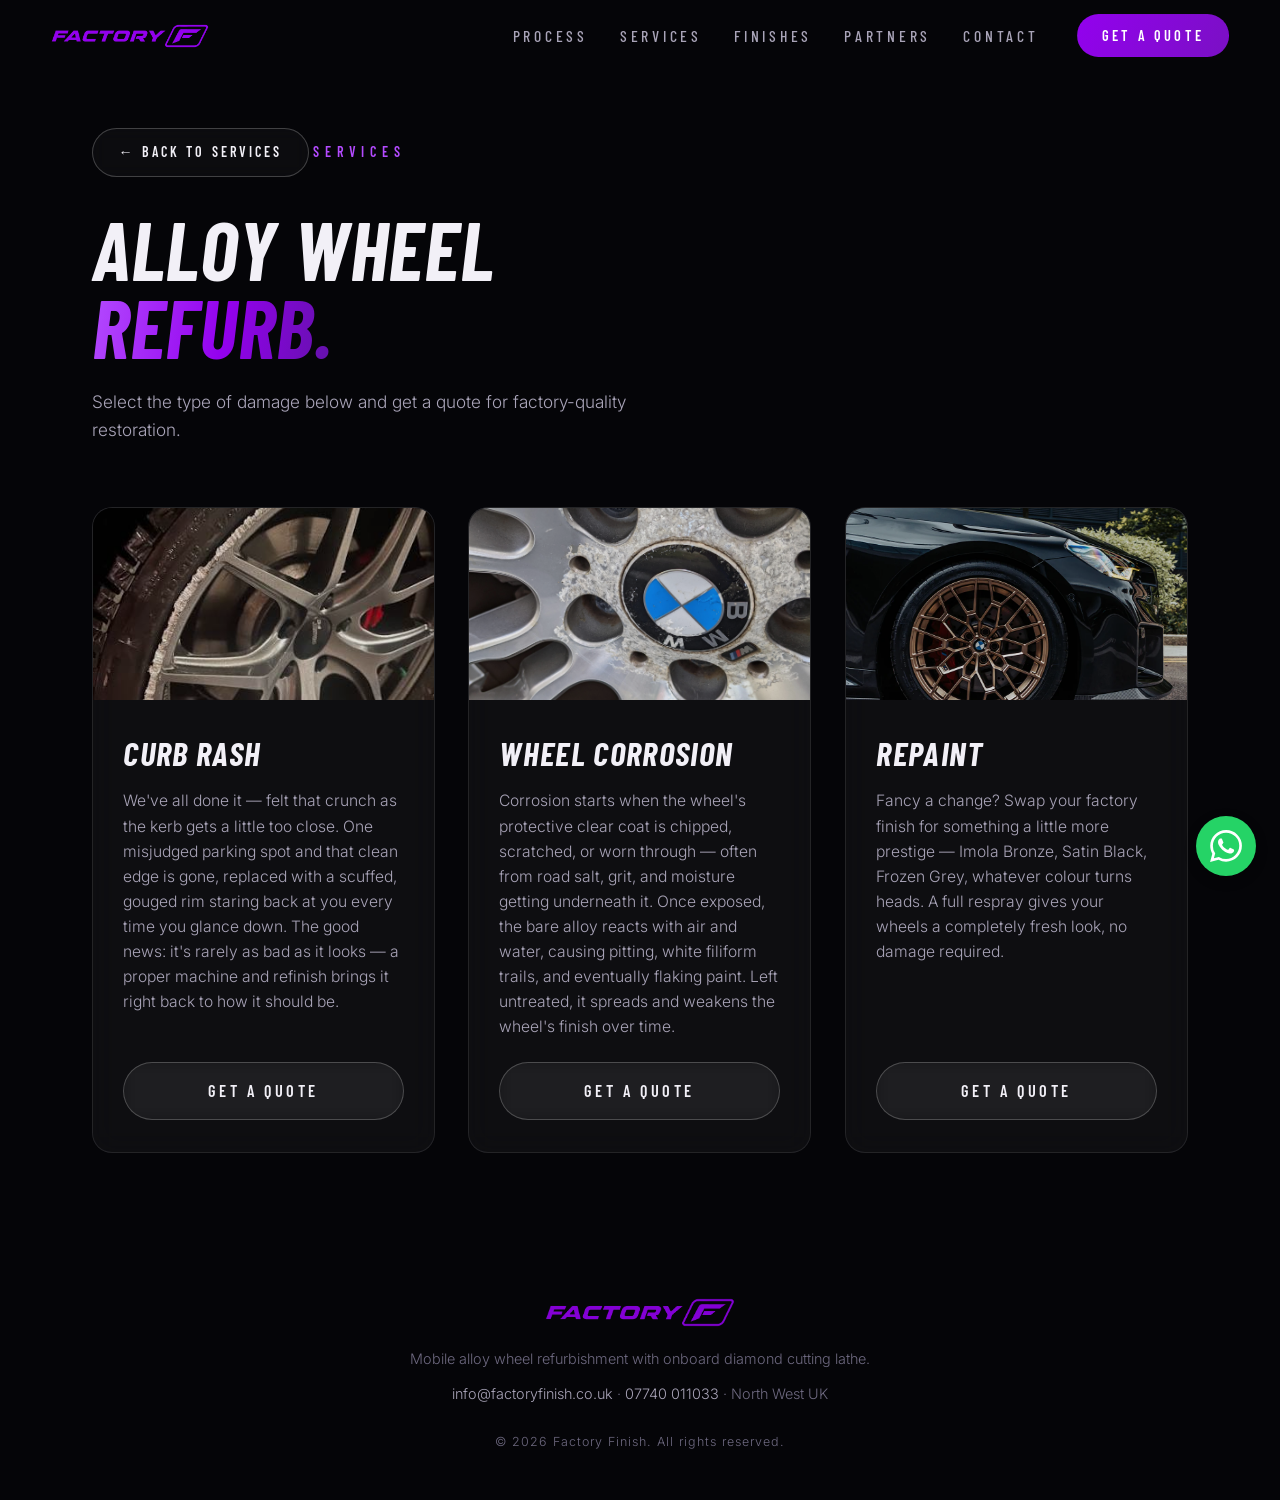
<file: alloy-wheel-refurb.html>
<!DOCTYPE html>
<html lang="en-GB">
<head>
<meta charset="UTF-8">
<meta name="viewport" content="width=device-width, initial-scale=1.0, viewport-fit=cover">
<title>Alloy Wheel Refurb — Factory Finish</title>
<meta name="description" content="Factory-quality alloy wheel refurbishment for curb damage and wheel corrosion across the North West UK.">
<meta name="theme-color" content="#050508">
<link rel="icon" type="image/png" href="assets/brand/f-badge.png">
<link rel="preconnect" href="https://fonts.googleapis.com">
<link rel="preconnect" href="https://fonts.gstatic.com" crossorigin>
<link href="https://fonts.googleapis.com/css2?family=Barlow+Condensed:ital,wght@0,500;0,600;0,700;1,600;1,700&family=Inter:wght@300;400;500;600&display=swap" rel="stylesheet">
<link rel="stylesheet" href="css/style.css?v=4">
</head>
<body class="is-ready gallery-body">

<!-- ══════════════ NAV ══════════════ -->
<header class="nav is-scrolled" id="nav">
  <a class="nav__logo" href="index.html" aria-label="Factory Finish home">
    <img src="assets/brand/factory-finish-logo.jpg" alt="Factory Finish">
  </a>
  <nav class="nav__links" aria-label="Primary">
    <a href="index.html#process">Process</a>
    <a href="index.html#services">Services</a>
    <a href="index.html#configurator">Finishes</a>
    <a href="index.html#trust">Partners</a>
    <a href="index.html#contact">Contact</a>
  </nav>
  <a class="btn btn--nav" href="quote.html">Get a Quote</a>
  <button class="nav__burger" id="burger" aria-label="Open menu" aria-expanded="false">
    <span></span><span></span><span></span>
  </button>
</header>

<!-- Mobile menu -->
<div class="mmenu" id="mmenu" aria-hidden="true">
  <img class="mmenu__logo" src="assets/brand/factory-finish-logo.jpg" alt="Factory Finish">
  <nav class="mmenu__links">
    <a href="index.html#process">Process</a>
    <a href="index.html#services">Services</a>
    <a href="index.html#configurator">Finishes</a>
    <a href="index.html#trust">Partners</a>
    <a href="index.html#contact">Contact</a>
  </nav>
  <a class="btn btn--solid" href="quote.html">Get a Quote</a>
</div>

<main class="refurb-page" id="top">
  <header class="refurb-page__head">
    <a class="btn btn--ghost refurb-page__back" href="index.html#services">← Back to Services</a>
    <span class="eyebrow">Services</span>
    <h1 class="section-title">Alloy wheel<br><em>refurb.</em></h1>
    <p class="refurb-page__intro">Select the type of damage below and get a quote for factory-quality restoration.</p>
  </header>

  <div class="refurb-options">
    <article class="card reveal">
      <div class="card__media"><img src="assets/curb.jpeg" alt="Alloy wheel with curb rash damage" loading="lazy"></div>
      <div class="card__body">
        <h3>Curb Rash</h3>
        <p>We've all done it — felt that crunch as the kerb gets a little too close. One misjudged parking spot and that clean edge is gone, replaced with a scuffed, gouged rim staring back at you every time you glance down. The good news: it's rarely as bad as it looks — a proper machine and refinish brings it right back to how it should be.</p>
        <a class="btn btn--ghost refurb-options__btn" href="quote.html">Get a Quote</a>
      </div>
      <span class="card__sheen" aria-hidden="true"></span>
    </article>
    <article class="card reveal">
      <div class="card__media"><img src="assets/alloy-wheel-refurb-corrosion.jpg" alt="Alloy wheel with corrosion damage" loading="lazy"></div>
      <div class="card__body">
        <h3>Wheel Corrosion</h3>
        <p>Corrosion starts when the wheel's protective clear coat is chipped, scratched, or worn through — often from road salt, grit, and moisture getting underneath it. Once exposed, the bare alloy reacts with air and water, causing pitting, white filiform trails, and eventually flaking paint. Left untreated, it spreads and weakens the wheel's finish over time.</p>
        <a class="btn btn--ghost refurb-options__btn" href="quote.html">Get a Quote</a>
      </div>
      <span class="card__sheen" aria-hidden="true"></span>
    </article>
    <article class="card reveal">
      <div class="card__media"><img src="assets/gallery/BMW-OEM-M-Performance-Alloy-Wheels-Mobile_5e215191-5101-48d9-990a-b254453308fb.webp" alt="BMW M Performance alloy wheels in a prestige finish" loading="lazy"></div>
      <div class="card__body">
        <h3>Repaint</h3>
        <p>Fancy a change? Swap your factory finish for something a little more prestige — Imola Bronze, Satin Black, Frozen Grey, whatever colour turns heads. A full respray gives your wheels a completely fresh look, no damage required.</p>
        <a class="btn btn--ghost refurb-options__btn" href="quote.html">Get a Quote</a>
      </div>
      <span class="card__sheen" aria-hidden="true"></span>
    </article>
  </div>
</main>

<footer class="footer">
  <img class="footer__logo" src="assets/brand/factory-finish-logo.jpg" alt="Factory Finish">
  <p>Mobile alloy wheel refurbishment with onboard diamond cutting lathe.</p>
  <p><a href="mailto:info@factoryfinish.co.uk">info@factoryfinish.co.uk</a> · <a href="tel:+447740011033">07740 011033</a> · North West UK</p>
  <p class="footer__fine">© 2026 Factory Finish. All rights reserved.</p>
</footer>

<a href="https://wa.me/447740011033" class="whatsapp-float" target="_blank" rel="noopener noreferrer" aria-label="Chat on WhatsApp">
  <svg viewBox="0 0 24 24" aria-hidden="true" focusable="false"><path d="M17.472 14.382c-.297-.149-1.758-.867-2.03-.967-.273-.099-.471-.148-.67.15-.197.297-.767.966-.94 1.164-.173.199-.347.223-.644.075-.297-.15-1.255-.463-2.39-1.475-.883-.788-1.48-1.761-1.653-2.059-.173-.297-.018-.458.13-.606.134-.133.298-.347.446-.52.149-.174.198-.298.298-.497.099-.198.05-.371-.025-.52-.075-.149-.669-1.612-.916-2.207-.242-.579-.487-.5-.669-.51-.173-.008-.371-.01-.57-.01-.198 0-.52.074-.792.372-.272.297-1.04 1.016-1.04 2.479 0 1.462 1.065 2.875 1.213 3.074.149.198 2.096 3.2 5.077 4.487.709.306 1.262.489 1.694.625.712.227 1.36.195 1.871.118.571-.085 1.758-.719 2.006-1.413.248-.694.248-1.289.173-1.413-.074-.124-.272-.198-.57-.347m-5.421 7.403h-.004a9.87 9.87 0 01-5.031-1.378l-.361-.214-3.741.982.998-3.648-.235-.374a9.86 9.86 0 01-1.51-5.26c.001-5.45 4.436-9.884 9.888-9.884 2.64 0 5.122 1.03 6.988 2.898a9.825 9.825 0 012.893 6.994c-.003 5.45-4.435 9.884-9.884 9.884m8.413-18.297A11.815 11.815 0 0012.05 0C5.495 0 .16 5.335.157 11.892c0 2.096.547 4.142 1.588 5.945L.057 24l6.305-1.654a11.882 11.882 0 005.683 1.448h.005c6.554 0 11.89-5.335 11.893-11.893a11.821 11.821 0 00-3.48-8.413z"/></svg>
</a>

<script src="js/gallery.js?v=2"></script>
</body>
</html>
</file>
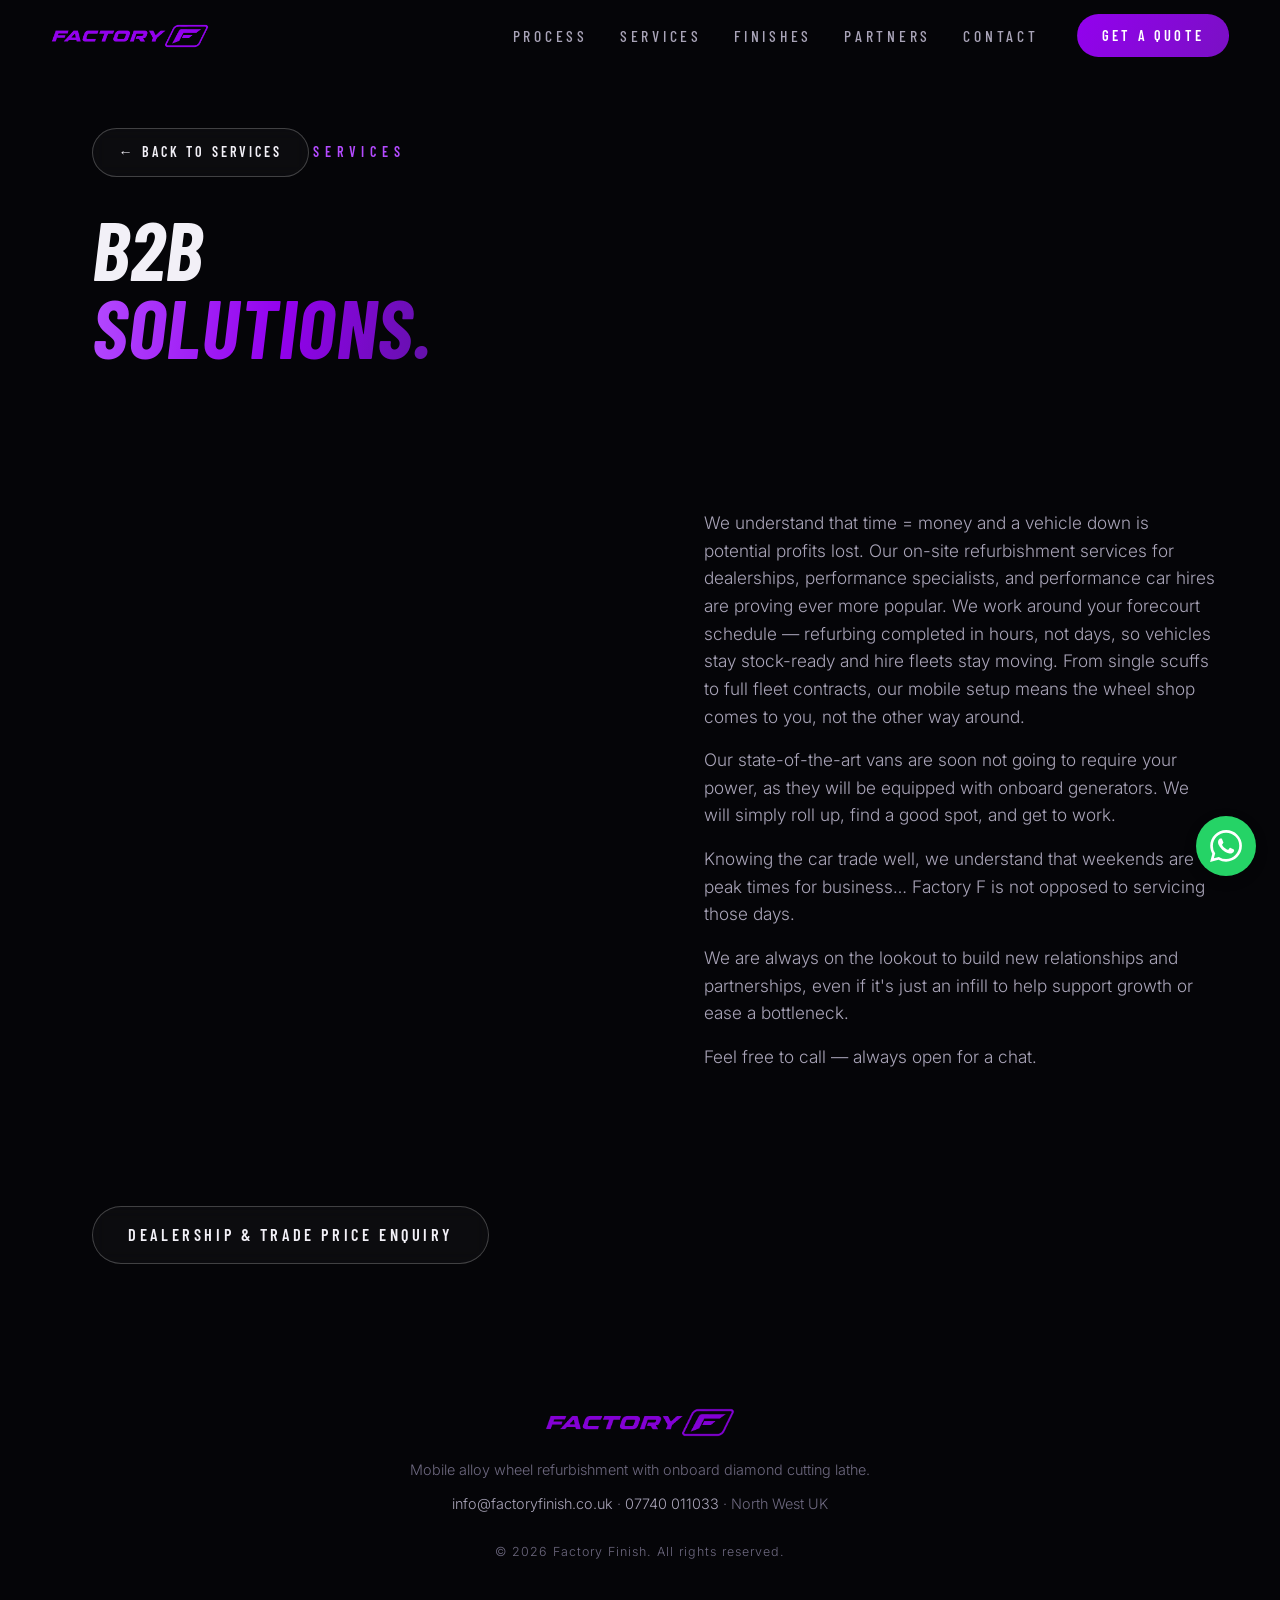
<file: dealership-solutions.html>
<!DOCTYPE html>
<html lang="en-GB">
<head>
<meta charset="UTF-8">
<meta name="viewport" content="width=device-width, initial-scale=1.0, viewport-fit=cover">
<title>Dealership Solutions — Factory Finish</title>
<meta name="description" content="On-site alloy wheel refurbishment, diamond cutting, and fleet services for prestige dealerships and performance specialists across the North West UK.">
<meta name="theme-color" content="#050508">
<link rel="icon" type="image/png" href="assets/brand/f-badge.png">
<link rel="preconnect" href="https://fonts.googleapis.com">
<link rel="preconnect" href="https://fonts.gstatic.com" crossorigin>
<link href="https://fonts.googleapis.com/css2?family=Barlow+Condensed:ital,wght@0,500;0,600;0,700;1,600;1,700&family=Inter:wght@300;400;500;600&display=swap" rel="stylesheet">
<link rel="stylesheet" href="css/style.css?v=4">
</head>
<body class="is-ready gallery-body">

<!-- ══════════════ NAV ══════════════ -->
<header class="nav is-scrolled" id="nav">
  <a class="nav__logo" href="index.html" aria-label="Factory Finish home">
    <img src="assets/brand/factory-finish-logo.jpg" alt="Factory Finish">
  </a>
  <nav class="nav__links" aria-label="Primary">
    <a href="index.html#process">Process</a>
    <a href="index.html#services">Services</a>
    <a href="index.html#configurator">Finishes</a>
    <a href="index.html#trust">Partners</a>
    <a href="index.html#contact">Contact</a>
  </nav>
  <a class="btn btn--nav" href="quote.html">Get a Quote</a>
  <button class="nav__burger" id="burger" aria-label="Open menu" aria-expanded="false">
    <span></span><span></span><span></span>
  </button>
</header>

<!-- Mobile menu -->
<div class="mmenu" id="mmenu" aria-hidden="true">
  <img class="mmenu__logo" src="assets/brand/factory-finish-logo.jpg" alt="Factory Finish">
  <nav class="mmenu__links">
    <a href="index.html#process">Process</a>
    <a href="index.html#services">Services</a>
    <a href="index.html#configurator">Finishes</a>
    <a href="index.html#trust">Partners</a>
    <a href="index.html#contact">Contact</a>
  </nav>
  <a class="btn btn--solid" href="quote.html">Get a Quote</a>
</div>

<main class="refurb-page dealership-page" id="top">
  <header class="refurb-page__head">
    <a class="btn btn--ghost refurb-page__back" href="index.html#services">← Back to Services</a>
    <span class="eyebrow">Services</span>
    <h1 class="section-title">B2B<br><em>solutions.</em></h1>
  </header>

  <section class="dealership-hero" aria-label="On-site dealership refurbishment">
    <div class="dealership-hero__media">
      <video autoplay muted loop playsinline class="b2b-hero-video" aria-hidden="true">
        <source src="assets/b2b/2.mov" type="video/quicktime">
        <source src="assets/b2b/2.mov" type="video/mp4">
      </video>
    </div>
    <div class="dealership-hero__copy refurb-page__intro">
      <p>We understand that time = money and a vehicle down is potential profits lost. Our on-site refurbishment services for dealerships, performance specialists, and performance car hires are proving ever more popular. We work around your forecourt schedule — refurbing completed in hours, not days, so vehicles stay stock-ready and hire fleets stay moving. From single scuffs to full fleet contracts, our mobile setup means the wheel shop comes to you, not the other way around.</p>
      <p>Our state-of-the-art vans are soon not going to require your power, as they will be equipped with onboard generators. We will simply roll up, find a good spot, and get to work.</p>
      <p>Knowing the car trade well, we understand that weekends are peak times for business… Factory F is not opposed to servicing those days.</p>
      <p>We are always on the lookout to build new relationships and partnerships, even if it's just an infill to help support growth or ease a bottleneck.</p>
      <p>Feel free to call — always open for a chat.</p>
    </div>
  </section>

  <div class="service-page__cta">
    <a class="btn btn--ghost" href="trade-enquiry.html">Dealership &amp; Trade Price Enquiry</a>
  </div>
</main>

<footer class="footer">
  <img class="footer__logo" src="assets/brand/factory-finish-logo.jpg" alt="Factory Finish">
  <p>Mobile alloy wheel refurbishment with onboard diamond cutting lathe.</p>
  <p><a href="mailto:info@factoryfinish.co.uk">info@factoryfinish.co.uk</a> · <a href="tel:+447740011033">07740 011033</a> · North West UK</p>
  <p class="footer__fine">© 2026 Factory Finish. All rights reserved.</p>
</footer>

<a href="https://wa.me/447740011033" class="whatsapp-float" target="_blank" rel="noopener noreferrer" aria-label="Chat on WhatsApp">
  <svg viewBox="0 0 24 24" aria-hidden="true" focusable="false"><path d="M17.472 14.382c-.297-.149-1.758-.867-2.03-.967-.273-.099-.471-.148-.67.15-.197.297-.767.966-.94 1.164-.173.199-.347.223-.644.075-.297-.15-1.255-.463-2.39-1.475-.883-.788-1.48-1.761-1.653-2.059-.173-.297-.018-.458.13-.606.134-.133.298-.347.446-.52.149-.174.198-.298.298-.497.099-.198.05-.371-.025-.52-.075-.149-.669-1.612-.916-2.207-.242-.579-.487-.5-.669-.51-.173-.008-.371-.01-.57-.01-.198 0-.52.074-.792.372-.272.297-1.04 1.016-1.04 2.479 0 1.462 1.065 2.875 1.213 3.074.149.198 2.096 3.2 5.077 4.487.709.306 1.262.489 1.694.625.712.227 1.36.195 1.871.118.571-.085 1.758-.719 2.006-1.413.248-.694.248-1.289.173-1.413-.074-.124-.272-.198-.57-.347m-5.421 7.403h-.004a9.87 9.87 0 01-5.031-1.378l-.361-.214-3.741.982.998-3.648-.235-.374a9.86 9.86 0 01-1.51-5.26c.001-5.45 4.436-9.884 9.888-9.884 2.64 0 5.122 1.03 6.988 2.898a9.825 9.825 0 012.893 6.994c-.003 5.45-4.435 9.884-9.884 9.884m8.413-18.297A11.815 11.815 0 0012.05 0C5.495 0 .16 5.335.157 11.892c0 2.096.547 4.142 1.588 5.945L.057 24l6.305-1.654a11.882 11.882 0 005.683 1.448h.005c6.554 0 11.89-5.335 11.893-11.893a11.821 11.821 0 00-3.48-8.413z"/></svg>
</a>

<script src="js/gallery.js?v=2"></script>
</body>
</html>
</file>
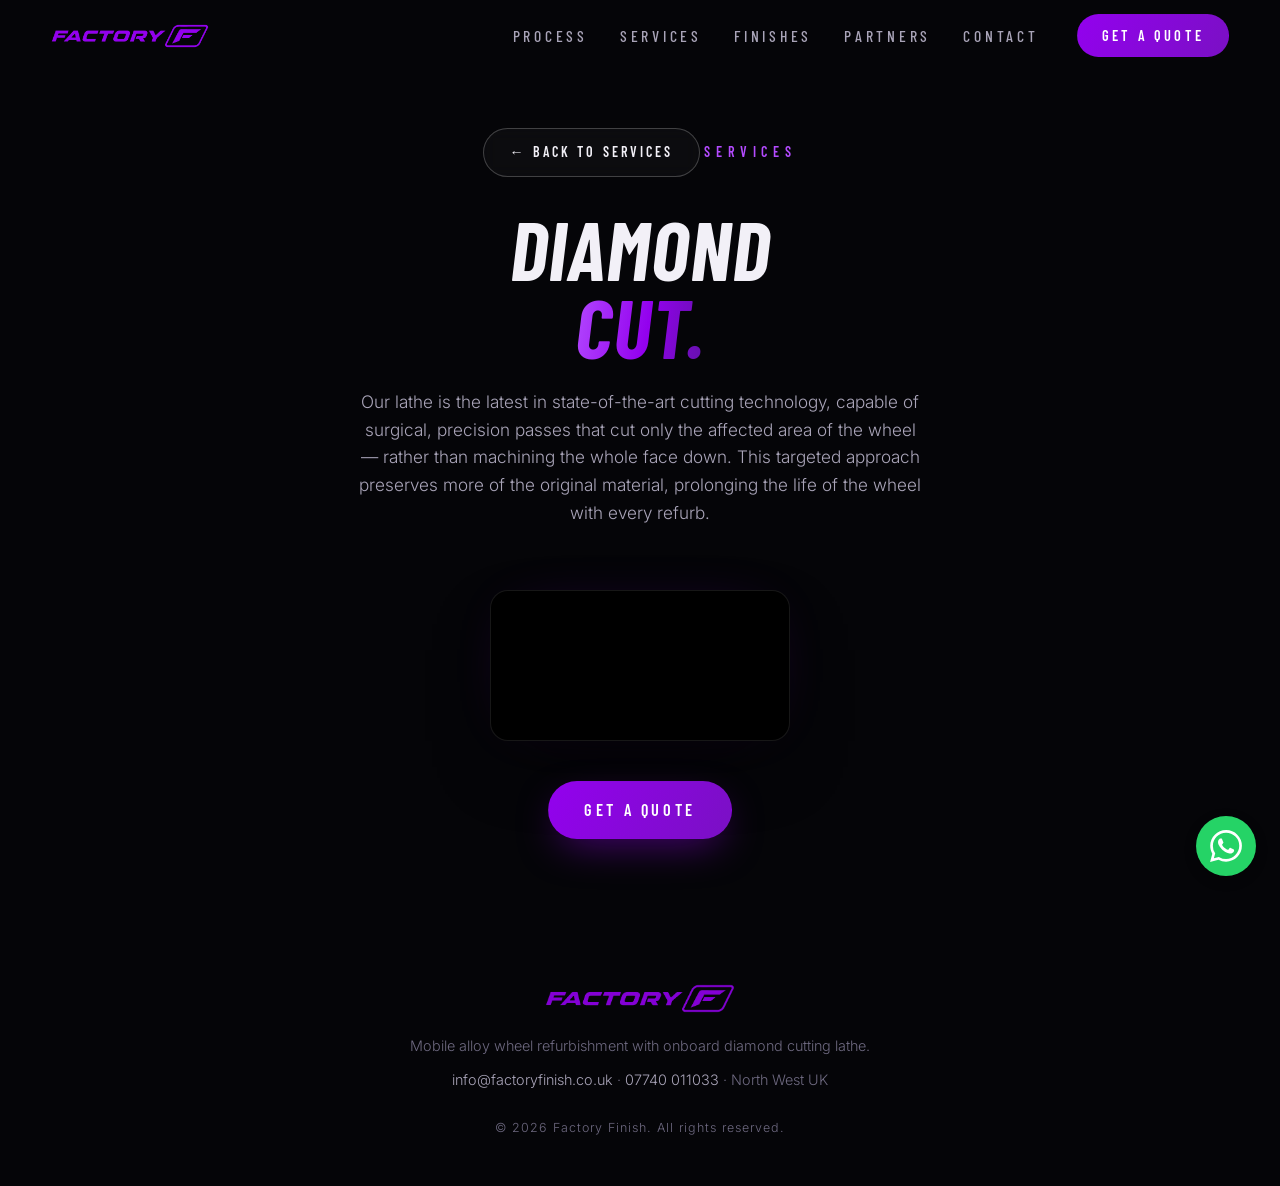
<file: diamond-cut.html>
<!DOCTYPE html>
<html lang="en-GB">
<head>
<meta charset="UTF-8">
<meta name="viewport" content="width=device-width, initial-scale=1.0, viewport-fit=cover">
<title>Diamond Cut — Factory Finish</title>
<meta name="description" content="Precision mobile diamond cut alloy wheel refinishing using state-of-the-art onboard lathe technology across the North West UK.">
<meta name="theme-color" content="#050508">
<link rel="icon" type="image/png" href="assets/brand/f-badge.png">
<link rel="preconnect" href="https://fonts.googleapis.com">
<link rel="preconnect" href="https://fonts.gstatic.com" crossorigin>
<link href="https://fonts.googleapis.com/css2?family=Barlow+Condensed:ital,wght@0,500;0,600;0,700;1,600;1,700&family=Inter:wght@300;400;500;600&display=swap" rel="stylesheet">
<link rel="stylesheet" href="css/style.css?v=4">
</head>
<body class="is-ready gallery-body">

<!-- ══════════════ NAV ══════════════ -->
<header class="nav is-scrolled" id="nav">
  <a class="nav__logo" href="index.html" aria-label="Factory Finish home">
    <img src="assets/brand/factory-finish-logo.jpg" alt="Factory Finish">
  </a>
  <nav class="nav__links" aria-label="Primary">
    <a href="index.html#process">Process</a>
    <a href="index.html#services">Services</a>
    <a href="index.html#configurator">Finishes</a>
    <a href="index.html#trust">Partners</a>
    <a href="index.html#contact">Contact</a>
  </nav>
  <a class="btn btn--nav" href="quote.html">Get a Quote</a>
  <button class="nav__burger" id="burger" aria-label="Open menu" aria-expanded="false">
    <span></span><span></span><span></span>
  </button>
</header>

<!-- Mobile menu -->
<div class="mmenu" id="mmenu" aria-hidden="true">
  <img class="mmenu__logo" src="assets/brand/factory-finish-logo.jpg" alt="Factory Finish">
  <nav class="mmenu__links">
    <a href="index.html#process">Process</a>
    <a href="index.html#services">Services</a>
    <a href="index.html#configurator">Finishes</a>
    <a href="index.html#trust">Partners</a>
    <a href="index.html#contact">Contact</a>
  </nav>
  <a class="btn btn--solid" href="quote.html">Get a Quote</a>
</div>

<main class="refurb-page diamond-cut-page" id="top">
  <div class="diamond-cut-page__inner">
    <header class="refurb-page__head">
      <a class="btn btn--ghost refurb-page__back" href="index.html#services">← Back to Services</a>
      <span class="eyebrow">Services</span>
      <h1 class="section-title">Diamond<br><em>cut.</em></h1>
      <p class="refurb-page__intro">Our lathe is the latest in state-of-the-art cutting technology, capable of surgical, precision passes that cut only the affected area of the wheel — rather than machining the whole face down. This targeted approach preserves more of the original material, prolonging the life of the wheel with every refurb.</p>
    </header>

    <div class="service-page__media">
      <video autoplay loop muted playsinline class="diamond-cut-video">
        <source src="assets/lathe.mp4" type="video/mp4">
      </video>
    </div>

    <div class="service-page__cta">
      <a class="btn btn--solid" href="quote.html">Get a Quote</a>
    </div>
  </div>
</main>

<footer class="footer">
  <img class="footer__logo" src="assets/brand/factory-finish-logo.jpg" alt="Factory Finish">
  <p>Mobile alloy wheel refurbishment with onboard diamond cutting lathe.</p>
  <p><a href="mailto:info@factoryfinish.co.uk">info@factoryfinish.co.uk</a> · <a href="tel:+447740011033">07740 011033</a> · North West UK</p>
  <p class="footer__fine">© 2026 Factory Finish. All rights reserved.</p>
</footer>

<a href="https://wa.me/447740011033" class="whatsapp-float" target="_blank" rel="noopener noreferrer" aria-label="Chat on WhatsApp">
  <svg viewBox="0 0 24 24" aria-hidden="true" focusable="false"><path d="M17.472 14.382c-.297-.149-1.758-.867-2.03-.967-.273-.099-.471-.148-.67.15-.197.297-.767.966-.94 1.164-.173.199-.347.223-.644.075-.297-.15-1.255-.463-2.39-1.475-.883-.788-1.48-1.761-1.653-2.059-.173-.297-.018-.458.13-.606.134-.133.298-.347.446-.52.149-.174.198-.298.298-.497.099-.198.05-.371-.025-.52-.075-.149-.669-1.612-.916-2.207-.242-.579-.487-.5-.669-.51-.173-.008-.371-.01-.57-.01-.198 0-.52.074-.792.372-.272.297-1.04 1.016-1.04 2.479 0 1.462 1.065 2.875 1.213 3.074.149.198 2.096 3.2 5.077 4.487.709.306 1.262.489 1.694.625.712.227 1.36.195 1.871.118.571-.085 1.758-.719 2.006-1.413.248-.694.248-1.289.173-1.413-.074-.124-.272-.198-.57-.347m-5.421 7.403h-.004a9.87 9.87 0 01-5.031-1.378l-.361-.214-3.741.982.998-3.648-.235-.374a9.86 9.86 0 01-1.51-5.26c.001-5.45 4.436-9.884 9.888-9.884 2.64 0 5.122 1.03 6.988 2.898a9.825 9.825 0 012.893 6.994c-.003 5.45-4.435 9.884-9.884 9.884m8.413-18.297A11.815 11.815 0 0012.05 0C5.495 0 .16 5.335.157 11.892c0 2.096.547 4.142 1.588 5.945L.057 24l6.305-1.654a11.882 11.882 0 005.683 1.448h.005c6.554 0 11.89-5.335 11.893-11.893a11.821 11.821 0 00-3.48-8.413z"/></svg>
</a>

<script src="js/gallery.js?v=2"></script>
</body>
</html>
</file>
<file: css/style.css>
/* ═══════════════════════════════════════════════════════════════
   FACTORY FINISH — cinematic scroll experience
   Brand purple #9301EE sampled directly from the supplied logo.
   ═══════════════════════════════════════════════════════════════ */

:root {
  --purple: #9301EE;
  --purple-bright: #B44BFF;
  --purple-deep: #3D0663;
  --bg: #050508;
  --bg-2: var(--bg);
  --ink: #F2F0F7;
  --ink-dim: #A9A4B8;
  --ink-faint: #6E6980;
  --glass: rgba(255, 255, 255, 0.04);
  --glass-edge: rgba(255, 255, 255, 0.09);
  --display: "Barlow Condensed", "Arial Narrow", sans-serif;
  --body: "Inter", -apple-system, sans-serif;
  --ease-out: cubic-bezier(0.16, 1, 0.3, 1);
  --nav-h: 72px;
  --section-py: clamp(6rem, 12vh, 10rem);
  --section-py-lg: clamp(6rem, 13vh, 11rem);
  --section-pb: clamp(5rem, 10vh, 9rem);
  --section-head-pb: 4.5rem;
  --section-gutter: max(1.5rem, 6vw);
}

@media (max-width: 768px) {
  :root {
    --section-py: clamp(2.5rem, 6vh, 3.5rem);
    --section-py-lg: clamp(2.5rem, 6vh, 3.5rem);
    --section-pb: clamp(2.5rem, 6vh, 3.5rem);
    --section-head-pb: 2rem;
  }

  .cta__content {
    padding-block: var(--section-py) var(--section-pb);
  }

  .cta {
    min-height: auto;
    place-items: start;
  }

  .trust {
    padding: var(--section-py-lg) 0 clamp(1.25rem, 3.5vh, 1.75rem);
  }

  .trust__rating {
    margin-bottom: 2rem;
  }

  .trust__logos + .eyebrow {
    margin-top: clamp(2rem, 5vh, 2.5rem);
  }

  .carousel {
    margin-top: 1.6rem;
  }

  .carousel__nav {
    margin-top: 1.25rem;
  }

  .footer {
    padding: var(--section-py) var(--section-gutter) 2rem;
  }
}

* { margin: 0; padding: 0; box-sizing: border-box; }

html { scroll-behavior: auto; }
html.lenis, html.lenis body { height: auto; }
.lenis.lenis-smooth { scroll-behavior: auto !important; }

body {
  background: var(--bg);
  color: var(--ink);
  font-family: var(--body);
  font-weight: 300;
  line-height: 1.6;
  overflow-x: hidden;
  -webkit-font-smoothing: antialiased;
}

img { display: block; max-width: 100%; }
a { color: inherit; text-decoration: none; }

::selection { background: var(--purple); color: #fff; }

/* Custom scrollbar */
::-webkit-scrollbar { width: 10px; }
::-webkit-scrollbar-track { background: var(--bg); }
::-webkit-scrollbar-thumb { background: #1d1926; border-radius: 5px; }
::-webkit-scrollbar-thumb:hover { background: var(--purple-deep); }

/* ─────────────────────────── Type helpers ─────────────────────────── */

.eyebrow {
  display: inline-block;
  font-family: var(--display);
  font-weight: 600;
  font-size: clamp(0.8rem, 1.1vw, 0.95rem);
  letter-spacing: 0.42em;
  text-transform: uppercase;
  color: var(--purple-bright);
  margin-bottom: 1.1rem;
}

.section-title {
  font-family: var(--display);
  font-weight: 700;
  font-style: italic;
  text-transform: uppercase;
  font-size: clamp(2.6rem, 6.4vw, 5.2rem);
  line-height: 0.96;
  letter-spacing: 0.01em;
}
.section-title em {
  font-style: italic;
  background: linear-gradient(100deg, var(--purple-bright), var(--purple) 55%, #6212a8);
  -webkit-background-clip: text;
  background-clip: text;
  color: transparent;
}
.section-title--center { text-align: center; }

.section-head {
  padding-bottom: var(--section-head-pb);
}

.section-inner {
  width: 100%;
  max-width: 1200px;
  margin: 0 auto;
  padding-left: var(--section-gutter);
  padding-right: var(--section-gutter);
}

.section-inner > .section-head {
  padding-bottom: var(--section-head-pb);
}

.section-inner .setup__grid,
.section-inner .services__grid,
.section-inner .stats__grid,
.section-inner .configurator {
  max-width: none;
  margin: 0;
  padding: 0;
}

/* Reveal-on-scroll base state (JS animates in) */
.reveal { opacity: 0; transform: translateY(46px); }
.no-js .reveal, .reveal.is-shown, body.is-ready .reveal { opacity: 1; transform: none; }

/* ─────────────────────────── Buttons ─────────────────────────── */

.btn {
  display: inline-flex;
  align-items: center;
  justify-content: center;
  font-family: var(--display);
  font-weight: 600;
  font-size: 1.02rem;
  letter-spacing: 0.22em;
  text-transform: uppercase;
  padding: 0.95rem 2.2rem;
  border-radius: 999px;
  border: 1px solid transparent;
  cursor: pointer;
  position: relative;
  overflow: hidden;
  transition: transform 0.45s var(--ease-out), box-shadow 0.45s var(--ease-out),
              background 0.45s, border-color 0.45s, color 0.45s;
  will-change: transform;
}
.btn--solid {
  background: linear-gradient(120deg, var(--purple) 0%, #7a10c4 100%);
  color: #fff;
  box-shadow: 0 0 0 0 rgba(147, 1, 238, 0.5), 0 14px 40px -12px rgba(147, 1, 238, 0.55);
}
.btn--solid:hover {
  transform: translateY(-2px) scale(1.02);
  box-shadow: 0 0 34px 2px rgba(147, 1, 238, 0.35), 0 18px 50px -12px rgba(147, 1, 238, 0.7);
}
.btn--ghost {
  border-color: rgba(255, 255, 255, 0.22);
  color: var(--ink);
  background: rgba(255, 255, 255, 0.03);
  backdrop-filter: blur(8px);
  -webkit-backdrop-filter: blur(8px);
}
.btn--ghost:hover {
  border-color: var(--purple-bright);
  color: #fff;
  background: rgba(147, 1, 238, 0.12);
  transform: translateY(-2px);
  box-shadow: 0 0 28px -4px rgba(147, 1, 238, 0.45);
}
.btn--nav { padding: 0.55rem 1.5rem; font-size: 0.9rem;
  background: linear-gradient(120deg, var(--purple) 0%, #7a10c4 100%); color: #fff; }
.btn--nav:hover { box-shadow: 0 0 24px -2px rgba(147, 1, 238, 0.6); transform: translateY(-1px); }

/* ─────────────────────────── Loader ─────────────────────────── */

.loader {
  position: fixed; inset: 0; z-index: 1000;
  display: grid; place-items: center;
  background: #000;
}
.loader__inner { position: relative; z-index: 2; display: grid; justify-items: center; gap: 1.6rem; }
.loader__logo {
  width: min(340px, 60vw);
  opacity: 0;
  transform: scale(0.92);
  animation: loaderLogo 1.4s var(--ease-out) 0.15s forwards;
}

.loader__inner::before {
  content: "";
  position: absolute;
  width: 130%; height: 130%;
  left: 50%; top: 40%;
  transform: translate(-50%, -50%);
  background: radial-gradient(50% 50% at 50% 50%, rgba(147, 1, 238, 0.18), transparent 70%);
  filter: blur(28px);
  pointer-events: none;
}
@keyframes loaderLogo { to { opacity: 1; transform: scale(1); } }
.loader__bar {
  width: min(320px, 52vw); height: 2px;
  background: rgba(255, 255, 255, 0.1);
  border-radius: 2px; overflow: hidden;
}
.loader__bar-fill {
  display: block; height: 100%; width: 0%;
  background: linear-gradient(90deg, var(--purple-deep), var(--purple), var(--purple-bright));
  box-shadow: 0 0 16px var(--purple);
  transition: width 0.35s ease-out;
}
.loader__pct {
  font-family: var(--display);
  font-size: 0.85rem; font-weight: 600;
  letter-spacing: 0.5em; color: var(--ink-faint);
}
.loader__curtain {
  position: absolute; top: 0; bottom: 0; width: 50.5%;
  background: #000; z-index: 1;
  transition: transform 1.1s var(--ease-out);
}
.loader__curtain--l { left: 0; }
.loader__curtain--r { right: 0; }
.loader.is-done .loader__curtain--l { transform: translateX(-101%); }
.loader.is-done .loader__curtain--r { transform: translateX(101%); }
.loader.is-done .loader__inner { animation: loaderOut 0.6s ease forwards; }
@keyframes loaderOut { to { opacity: 0; transform: scale(1.06); } }
.loader.is-gone { display: none; }

/* ─────────────────────────── Nav ─────────────────────────── */

.nav {
  position: fixed; top: 0; left: 0; right: 0; z-index: 900;
  height: var(--nav-h);
  display: flex; align-items: center; gap: 2.4rem;
  padding: 0 clamp(1.2rem, 4vw, 3.2rem);
  transition: background 0.5s, border-color 0.5s, backdrop-filter 0.5s, opacity 0.4s ease;
  border-bottom: 1px solid transparent;
}
.nav--hero-fade {
  opacity: 0;
  pointer-events: none;
}
.nav--hero-fade.nav-visible {
  opacity: 1;
  pointer-events: auto;
}
.nav.is-scrolled {
  background: rgba(5, 5, 8, 0.55);
  backdrop-filter: blur(18px) saturate(1.4);
  -webkit-backdrop-filter: blur(18px) saturate(1.4);
  border-bottom-color: rgba(255, 255, 255, 0.06);
}
.nav__logo img {
  height: 24px; width: auto;
}

.nav__links {
  display: flex; gap: 2rem; margin-left: auto;
}
.nav__links a {
  font-family: var(--display);
  font-weight: 500; font-size: 0.98rem;
  letter-spacing: 0.24em; text-transform: uppercase;
  color: var(--ink-dim);
  position: relative;
  transition: color 0.3s;
}
.nav__links a::after {
  content: ""; position: absolute; left: 0; bottom: -6px;
  width: 100%; height: 1px;
  background: var(--purple-bright);
  transform: scaleX(0); transform-origin: right;
  transition: transform 0.45s var(--ease-out);
}
.nav__links a:hover { color: #fff; }
.nav__links a:hover::after { transform: scaleX(1); transform-origin: left; }

.nav__burger {
  display: none;
  flex-direction: column; gap: 5px;
  background: none; border: 0; cursor: pointer;
  padding: 8px; margin-left: auto;
}
.nav__burger span {
  width: 26px; height: 2px; background: var(--ink);
  transition: transform 0.4s var(--ease-out), opacity 0.3s;
}
.nav__burger.is-open span:nth-child(1) { transform: translateY(7px) rotate(45deg); }
.nav__burger.is-open span:nth-child(2) { opacity: 0; }
.nav__burger.is-open span:nth-child(3) { transform: translateY(-7px) rotate(-45deg); }

/* Mobile menu */
.mmenu {
  position: fixed; inset: 0; z-index: 850;
  display: grid; place-content: center; justify-items: center; gap: 2.4rem;
  background: rgba(4, 3, 8, 0.92);
  backdrop-filter: blur(24px);
  -webkit-backdrop-filter: blur(24px);
  opacity: 0; pointer-events: none;
  transition: opacity 0.5s;
}
.mmenu.is-open { opacity: 1; pointer-events: auto; }
.mmenu__logo { width: min(300px, 62vw); }
.mmenu__links { display: grid; gap: 1.1rem; text-align: center; }
.mmenu__links a {
  font-family: var(--display);
  font-size: clamp(1.8rem, 7vw, 2.6rem);
  font-weight: 600; font-style: italic;
  letter-spacing: 0.12em; text-transform: uppercase;
  color: var(--ink-dim);
  opacity: 0; transform: translateY(18px);
  transition: color 0.3s, opacity 0.5s var(--ease-out), transform 0.5s var(--ease-out);
}
.mmenu.is-open .mmenu__links a { opacity: 1; transform: none; }
.mmenu.is-open .mmenu__links a:nth-child(1) { transition-delay: 0.08s; }
.mmenu.is-open .mmenu__links a:nth-child(2) { transition-delay: 0.14s; }
.mmenu.is-open .mmenu__links a:nth-child(3) { transition-delay: 0.20s; }
.mmenu.is-open .mmenu__links a:nth-child(4) { transition-delay: 0.26s; }
.mmenu.is-open .mmenu__links a:nth-child(5) { transition-delay: 0.32s; }
.mmenu__links a:hover { color: var(--purple-bright); }

/* ─────────────────────────── Hero ─────────────────────────── */

.hero {
  position: relative;
  overflow: hidden;
}

.hero-video {
  position: relative;
  z-index: 0;
  width: 100%;
  height: auto;
  aspect-ratio: 1966 / 1080;
  display: block;
  object-fit: contain;
}
/* .hero__media { position: absolute; inset: -6% 0; z-index: 0; }
.hero__media img {
  width: 100%; height: 100%;
  object-fit: cover; object-position: center 62%;
  transform: scale(1.12);
  animation: heroKen 14s var(--ease-out) forwards;
  will-change: transform;
}
@keyframes heroKen { to { transform: scale(1.02); } } */
.hero__vignette {
  position: absolute;
  inset: 0;
  z-index: 1;
  pointer-events: none;
  background:
    linear-gradient(180deg, rgba(5,5,8,0.72) 0%, rgba(5,5,8,0.18) 30%, rgba(5,5,8,0.14) 55%, rgba(5,5,8,0.92) 92%),
    radial-gradient(120% 90% at 50% 30%, transparent 40%, rgba(5,5,8,0.55) 100%);
}
.hero__glow {
  position: absolute;
  z-index: 1;
  width: 70vw;
  height: 70vw;
  max-width: 900px;
  max-height: 900px;
  left: 50%;
  top: 50%;
  transform: translate(-50%, -50%);
  background: radial-gradient(circle, rgba(147, 1, 238, 0.16) 0%, transparent 62%);
  filter: blur(20px);
  pointer-events: none;
}
.hero__particles {
  position: absolute;
  inset: 0;
  z-index: 2;
  width: 100%;
  height: 100%;
  pointer-events: none;
}

.hero__content {
  position: absolute;
  inset: 0;
  z-index: 3;
  display: flex;
  flex-direction: column;
  align-items: center;
  justify-content: center;
  gap: clamp(1rem, 2.5vw, 1.8rem);
  text-align: center;
  padding: calc(var(--nav-h) + 2vh) var(--section-gutter) clamp(3rem, 8vh, 5rem);
  pointer-events: none;
}
.hero__content a,
.hero__ctas {
  pointer-events: auto;
}

.hero__copy {
  width: min(92vw, 640px);
}

.hero__brand { margin: 0; line-height: 0; }
.hero__logo {
  width: clamp(160px, 30vw, 400px);
  margin: 0 auto clamp(0.9rem, 2.2vw, 1.8rem);
  filter: drop-shadow(0 2px 8px rgba(0, 0, 0, 0.8));
}
.hero__sub {
  font-family: var(--display);
  font-weight: 500;
  font-size: clamp(14px, 2vw, 22px);
  letter-spacing: clamp(0.14em, 0.1em + 0.5vw, 0.34em);
  text-transform: uppercase;
  color: var(--ink);
  margin-bottom: clamp(0.5rem, 1.2vw, 0.9rem);
  text-shadow: 0 2px 8px rgba(0, 0, 0, 0.8);
}
.hero__support {
  font-size: clamp(12px, 1.5vw, 16px);
  line-height: 1.55;
  color: var(--ink-dim);
  max-width: 42ch;
  margin: 0 auto;
  text-shadow: 0 2px 8px rgba(0, 0, 0, 0.8);
}
.hero__ctas {
  display: flex;
  gap: clamp(0.7rem, 1.5vw, 1.1rem);
  justify-content: center;
  flex-wrap: wrap;
}

.hero__ctas .btn {
  padding: clamp(10px, 1.5vw, 18px) clamp(20px, 3vw, 36px);
  font-size: clamp(12px, 1.2vw, 16px);
}

/* ─────────────────────────── The Set Up ─────────────────────────── */

.setup {
  position: relative;
  padding: var(--section-py) 0 var(--section-pb);
  background:
    radial-gradient(60% 40% at 85% 10%, rgba(147, 1, 238, 0.07), transparent 70%),
    var(--bg);
}

.setup__intro {
  max-width: 68ch;
  color: var(--ink-dim);
  font-size: clamp(0.98rem, 1.4vw, 1.08rem);
  display: grid;
  gap: 1rem;
  margin-top: 1.4rem;
}

.setup__note {
  font-size: 0.88rem;
  color: var(--ink-faint);
}

.setup__grid {
  display: grid;
  grid-template-columns: repeat(4, 1fr);
  gap: clamp(1rem, 2vw, 1.6rem);
}

.setup__item {
  position: relative;
  display: block;
  width: 100%;
  padding: 0;
  cursor: pointer;
  font: inherit;
  color: inherit;
  text-align: left;
  border-radius: 18px;
  overflow: hidden;
  border: 1px solid var(--glass-edge);
  background: var(--glass);
  aspect-ratio: 4 / 3;
  transition: border-color 0.5s, box-shadow 0.5s, transform 0.45s var(--ease-out);
}

.setup__item img {
  width: 100%;
  height: 100%;
  object-fit: cover;
  transition: transform 1.2s var(--ease-out), filter 1.2s;
  filter: saturate(0.9) brightness(0.9);
}

.setup__item:hover {
  border-color: rgba(147, 1, 238, 0.5);
  box-shadow:
    0 0 0 1px rgba(147, 1, 238, 0.25),
    0 30px 80px -30px rgba(0, 0, 0, 0.9),
    0 0 60px -28px rgba(147, 1, 238, 0.55);
  transform: translateY(-2px);
}

.setup__item:hover img {
  transform: scale(1.06);
  filter: saturate(1.05) brightness(1);
}

@media (max-width: 980px) {
  .setup__grid { grid-template-columns: repeat(2, 1fr); }
}

@media (max-width: 768px) {
  .setup__grid {
    grid-template-columns: repeat(3, 1fr);
    gap: 0.6rem;
  }

  .setup__item {
    aspect-ratio: 1 / 1;
    border-radius: 14px;
  }
}

@media (max-width: 400px) {
  .setup__grid { grid-template-columns: repeat(2, 1fr); }
}

/* ─────────────────────────── We Evolve With The Times ─────────────────────────── */

.evolve {
  position: relative;
  padding: var(--section-py) 0 var(--section-pb);
  background:
    radial-gradient(50% 40% at 15% 20%, rgba(147, 1, 238, 0.06), transparent 70%),
    var(--bg);
}

.evolve__head {
  margin-bottom: clamp(2rem, 4vw, 3rem);
}

.evolve__intro {
  color: var(--ink-dim);
  font-size: clamp(0.98rem, 1.4vw, 1.08rem);
  display: grid;
  gap: 1rem;
  margin-top: 0;
}

.partner-logo {
  height: 44px;
  width: auto;
  display: block;
  margin: 1.4rem 0;
}

.evolve__media {
  margin: 0;
  padding: 0;
}

.evolve-video {
  width: 100%;
  height: auto;
  display: block;
  border-radius: 18px;
  border: 1px solid var(--glass-edge);
  background: #000;
  box-shadow:
    0 30px 80px -30px rgba(0, 0, 0, 0.9),
    0 0 60px -30px rgba(147, 1, 238, 0.3);
}

/* ─────────────────────────── Process (legacy) ─────────────────────────── */

.process {
  position: relative;
  padding: var(--section-py) 0 var(--section-pb);
  background:
    radial-gradient(60% 40% at 85% 10%, rgba(147,1,238,0.07), transparent 70%),
    var(--bg);
}
.process__rail {
  position: absolute;
  left: 50%; top: 16rem; bottom: 6rem;
  width: 1px; transform: translateX(-0.5px);
  background: rgba(255,255,255,0.08);
}
.process__rail-fill {
  display: block; width: 100%; height: 0%;
  background: linear-gradient(180deg, var(--purple-bright), var(--purple));
  box-shadow: 0 0 18px rgba(147,1,238,0.7);
}
.process__steps {
  list-style: none;
  max-width: 1200px; margin: 0 auto;
  padding: 0 6vw;
  display: grid; gap: clamp(4rem, 9vh, 7rem);
}
.process__step {
  display: grid;
  grid-template-columns: 1fr 1fr;
  gap: clamp(2rem, 5vw, 4.5rem);
  align-items: center;
  position: relative;
}
.process__step--rev .process__media { order: 2; }
.process__step--rev .process__body { order: 1; text-align: right; }
.process__num {
  position: absolute;
  top: -2.4rem; left: -1rem;
  font-family: var(--display);
  font-weight: 700; font-style: italic;
  font-size: clamp(5rem, 10vw, 8.5rem);
  line-height: 1;
  color: transparent;
  -webkit-text-stroke: 1px rgba(147, 1, 238, 0.35);
  z-index: 0; pointer-events: none;
}
.process__step--rev .process__num { left: auto; right: -1rem; }
.process__media {
  position: relative; z-index: 1;
  border-radius: 18px;
  overflow: hidden;
  border: 1px solid var(--glass-edge);
  box-shadow: 0 30px 80px -30px rgba(0,0,0,0.9), 0 0 60px -30px rgba(147,1,238,0.4);
  aspect-ratio: 4 / 3;
}
.process__media img {
  width: 100%; height: 100%;
  object-fit: cover;
  transform: scale(1.06);
  transition: transform 1.4s var(--ease-out);
}
.process__step:hover .process__media img { transform: scale(1.0); }
.process__body h3 {
  font-family: var(--display);
  font-weight: 700; font-style: italic; text-transform: uppercase;
  font-size: clamp(2.2rem, 4.4vw, 3.6rem);
  letter-spacing: 0.03em;
  margin-bottom: 0.7rem;
  background: linear-gradient(100deg, #fff 30%, var(--purple-bright));
  -webkit-background-clip: text; background-clip: text; color: transparent;
}
.process__body p { color: var(--ink-dim); font-size: clamp(1rem, 1.6vw, 1.15rem); max-width: 40ch; }
.process__step--rev .process__body p { margin-left: auto; }

/* ─────────────────────────── Stats ─────────────────────────── */

.stats {
  position: relative;
  padding: var(--section-py-lg) 0;
  overflow: hidden;
  background:
    radial-gradient(circle at 50% 50%, rgba(147, 1, 238, 0.06), transparent 60%),
    var(--bg);
}
.stats__glow {
  position: absolute;
  width: 60vw; height: 60vw;
  left: 50%; top: 50%; transform: translate(-50%, -50%);
  background: radial-gradient(circle, rgba(147,1,238,0.1), transparent 60%);
  filter: blur(30px);
  pointer-events: none;
}
.stats__grid {
  position: relative;
  display: grid;
  grid-template-columns: repeat(4, 1fr);
  gap: 2rem;
}
.stat { text-align: center; padding: 1rem; }
.stat__value {
  display: block;
  font-family: var(--display);
  font-weight: 700; font-style: italic;
  font-size: clamp(2.6rem, 5.4vw, 4.6rem);
  line-height: 1;
  letter-spacing: 0.01em;
  background: linear-gradient(120deg, #fff 30%, var(--purple-bright) 90%);
  -webkit-background-clip: text; background-clip: text; color: transparent;
  filter: drop-shadow(0 0 24px rgba(147,1,238,0.25));
  text-transform: uppercase;
}
.stat__label {
  display: block;
  margin-top: 0.9rem;
  font-family: var(--display);
  font-weight: 500; font-size: 0.95rem;
  letter-spacing: 0.34em; text-transform: uppercase;
  color: var(--ink-faint);
}

/* ─────────────────────────── Services ─────────────────────────── */

.services {
  padding: var(--section-py) 0;
  background:
    radial-gradient(50% 35% at 10% 20%, rgba(147,1,238,0.06), transparent 70%),
    var(--bg);
}

.services__hint {
  color: var(--ink-dim);
  font-size: clamp(0.92rem, 1.3vw, 1rem);
  line-height: 1.65;
  margin-top: 1.2rem;
}

.services__grid {
  display: grid;
  grid-template-columns: repeat(2, 1fr);
  gap: clamp(1.4rem, 2.6vw, 2.2rem);
}
.card {
  position: relative;
  border-radius: 20px;
  overflow: hidden;
  background: var(--glass);
  border: 1px solid var(--glass-edge);
  backdrop-filter: blur(14px);
  -webkit-backdrop-filter: blur(14px);
  transform-style: preserve-3d;
  transition: border-color 0.5s, box-shadow 0.5s;
  will-change: transform;
}
.card:hover {
  border-color: rgba(147, 1, 238, 0.5);
  box-shadow: 0 0 0 1px rgba(147,1,238,0.25), 0 34px 90px -30px rgba(0,0,0,0.9), 0 0 70px -28px rgba(147,1,238,0.55);
}
.card__media {
  aspect-ratio: 16 / 9;
  overflow: hidden;
}
.card__media img {
  width: 100%; height: 100%;
  object-fit: cover;
  transition: transform 1.2s var(--ease-out), filter 1.2s;
  filter: saturate(0.9) brightness(0.9);
}
.card:hover .card__media img { transform: scale(1.06); filter: saturate(1.05) brightness(1); }
.card__body { padding: 1.7rem 1.9rem 2rem; }
.card__body h3 {
  font-family: var(--display);
  font-weight: 700; font-style: italic; text-transform: uppercase;
  font-size: clamp(1.5rem, 2.6vw, 2.1rem);
  letter-spacing: 0.04em;
  margin-bottom: 0.5rem;
}
.card__body p { color: var(--ink-dim); font-size: 0.98rem; max-width: 48ch; }
.card__sheen {
  position: absolute; inset: 0;
  pointer-events: none;
  background: radial-gradient(340px circle at var(--mx, 50%) var(--my, 50%), rgba(147,1,238,0.14), transparent 65%);
  opacity: 0;
  transition: opacity 0.5s;
}
.card:hover .card__sheen { opacity: 1; }

.card--link {
  display: block;
  text-decoration: none;
  color: inherit;
  cursor: pointer;
}

/* ─────────────────────────── Configurator ─────────────────────────── */

.config {
  padding: var(--section-py) 0;
  background:
    radial-gradient(55% 45% at 50% 100%, rgba(147, 1, 238, 0.08), transparent 70%),
    var(--bg);
}

.config__intro {
  max-width: 68ch;
  color: var(--ink-dim);
  font-size: clamp(0.98rem, 1.4vw, 1.08rem);
  line-height: 1.65;
  margin-top: 1.4rem;
}

.configurator {
  width: 100%;
}

.configurator__swatches {
  display: flex;
  flex-wrap: wrap;
  gap: 0.9rem;
  justify-content: center;
  margin-bottom: clamp(2rem, 4vw, 3rem);
}

.configurator__swatch {
  display: inline-flex;
  align-items: center;
  gap: 0.7rem;
  font-family: var(--display);
  font-weight: 600;
  font-size: 0.95rem;
  letter-spacing: 0.18em;
  text-transform: uppercase;
  color: var(--ink-dim);
  background: var(--glass);
  border: 1px solid var(--glass-edge);
  border-radius: 999px;
  padding: 0.7rem 1.4rem;
  cursor: pointer;
  backdrop-filter: blur(10px);
  -webkit-backdrop-filter: blur(10px);
  transition: color 0.35s, border-color 0.35s, box-shadow 0.35s, transform 0.35s var(--ease-out);
}

.configurator__swatch:hover {
  transform: translateY(-2px);
  color: #fff;
}

.configurator__swatch.is-active {
  color: #fff;
  border-color: var(--purple);
  box-shadow: 0 0 0 1px rgba(147, 1, 238, 0.4), 0 0 26px -6px rgba(147, 1, 238, 0.6);
}

.configurator__chip {
  width: 18px;
  height: 18px;
  border-radius: 50%;
  background: var(--chip);
  border: 1px solid rgba(255, 255, 255, 0.25);
  box-shadow: inset 0 1px 3px rgba(255, 255, 255, 0.3), inset 0 -2px 4px rgba(0, 0, 0, 0.5);
}

.configurator__preview {
  display: grid;
  grid-template-columns: repeat(2, 1fr);
  gap: clamp(1rem, 2vw, 1.6rem);
  align-items: start;
}

.configurator__figure {
  margin: 0;
  width: 100%;
  border-radius: 18px;
  overflow: hidden;
  border: 1px solid var(--glass-edge);
  background: var(--bg);
  transition: border-color 0.5s, box-shadow 0.5s;
}

.configurator__figure--wide {
  aspect-ratio: 1672 / 941;
}

.configurator__figure--close {
  aspect-ratio: 1 / 1;
}

.configurator__figure:hover {
  border-color: rgba(147, 1, 238, 0.5);
  box-shadow:
    0 0 0 1px rgba(147, 1, 238, 0.25),
    0 30px 80px -30px rgba(0, 0, 0, 0.9),
    0 0 60px -28px rgba(147, 1, 238, 0.55);
}

.configurator__figure img {
  width: 100%;
  height: 100%;
  display: block;
  object-fit: cover;
}

@media (max-width: 600px) {
  .configurator__preview { grid-template-columns: 1fr; }
}

/* ─────────────────────────── Trust ─────────────────────────── */

.trust {
  padding: var(--section-py-lg) 0;
  background:
    radial-gradient(60% 50% at 50% 0%, rgba(147, 1, 238, 0.05), transparent 70%),
    var(--bg);
  text-align: center;
}
.trust__stars {
  display: inline-flex; gap: 0.55rem;
  font-size: clamp(1.7rem, 3.4vw, 2.5rem);
  color: var(--purple-bright);
  filter: drop-shadow(0 0 18px rgba(147,1,238,0.55));
  margin-bottom: 0.8rem;
}
.trust__rating {
  font-family: var(--display);
  font-weight: 500; font-size: 1.1rem;
  letter-spacing: 0.26em; text-transform: uppercase;
  color: var(--ink);
  margin-bottom: 3.6rem;
}
.trust__rating span { color: var(--ink-faint); }

.trust__partners-hint {
  color: var(--ink-dim);
  font-size: clamp(0.92rem, 1.3vw, 1rem);
  line-height: 1.65;
  max-width: 48ch;
  margin: 1.2rem auto 0;
}

.trust__logos {
  display: flex; flex-wrap: wrap;
  gap: clamp(1.4rem, 3.4vw, 2.6rem);
  justify-content: center;
  margin: 2rem auto 2.4rem;
}
.partner {
  /* Shared crop box: 1024×683 (phantom) — shorter natural height at card width vs 365 (1024×768) */
  width: min(340px, 80vw);
  aspect-ratio: 1024 / 683;
  display: block;
  padding: 0;
  border-radius: 18px;
  background: var(--glass);
  border: 1px solid var(--glass-edge);
  backdrop-filter: blur(14px);
  -webkit-backdrop-filter: blur(14px);
  position: relative;
  overflow: hidden;
  cursor: pointer;
  transition: transform 0.55s var(--ease-out), border-color 0.5s, box-shadow 0.5s;
}
.partner::before {
  content: "";
  position: absolute; inset: 0;
  background: radial-gradient(70% 90% at 50% 110%, rgba(147,1,238,0.18), transparent 65%);
  opacity: 0; transition: opacity 0.6s;
}
.partner:hover {
  transform: translateY(-6px) scale(1.02);
  border-color: rgba(147,1,238,0.45);
  box-shadow: 0 26px 60px -24px rgba(0,0,0,0.85), 0 0 60px -26px rgba(147,1,238,0.6);
}
.partner:hover::before { opacity: 1; }
.partner img {
  display: block;
  width: 100%;
  height: 100%;
  object-fit: cover;
  object-position: center;
  transition: filter 0.5s var(--ease-out);
}
.partner:hover img {
  filter: brightness(1.06);
}

.partner--phantom {
  background: #fff;
  backdrop-filter: none;
  -webkit-backdrop-filter: none;
}

.trust__support {
  color: var(--ink-dim);
  max-width: 640px;
  margin: 0 auto;
  font-size: 1rem;
}
.trust__support + .eyebrow,
.trust__logos + .eyebrow {
  margin-top: clamp(3.5rem, 7vh, 4.6rem);
}

/* Testimonial carousel */
.carousel {
  max-width: 760px;
  margin: 2.4rem auto 0;
  position: relative;
}
.carousel__track {
  position: relative;
  height: auto;
  overflow: hidden;
  transition: height 0.45s var(--ease-out);
}
.carousel__slide {
  position: absolute;
  top: 0;
  left: 0;
  right: 0;
  width: 100%;
  display: grid;
  align-content: start;
  gap: 1.2rem;
  padding: 0 1rem;
  opacity: 0;
  transform: translateX(40px) scale(0.98);
  transition: opacity 0.9s var(--ease-out), transform 0.9s var(--ease-out);
  pointer-events: none;
}
.carousel__slide.is-active { opacity: 1; transform: none; pointer-events: auto; }
.carousel__slide.is-exit { opacity: 0; transform: translateX(-40px) scale(0.98); }
.carousel__slide p {
  font-family: var(--display);
  font-weight: 500; font-style: italic;
  font-size: clamp(1.3rem, 2.6vw, 1.9rem);
  line-height: 1.35;
  color: var(--ink);
}
.carousel__slide footer {
  font-family: var(--body);
  font-size: 0.88rem;
  letter-spacing: 0.14em; text-transform: uppercase;
  color: var(--purple-bright);
}
.carousel__nav {
  display: flex; align-items: center; justify-content: center;
  gap: 1.6rem;
  margin-top: 2rem;
}
.carousel__btn {
  width: 46px; height: 46px;
  border-radius: 50%;
  border: 1px solid var(--glass-edge);
  background: var(--glass);
  color: var(--ink);
  font-size: 1.1rem;
  cursor: pointer;
  backdrop-filter: blur(10px);
  -webkit-backdrop-filter: blur(10px);
  transition: border-color 0.35s, box-shadow 0.35s, transform 0.35s;
}
.carousel__btn:hover {
  border-color: var(--purple);
  box-shadow: 0 0 22px -6px rgba(147,1,238,0.7);
  transform: translateY(-2px);
}
.carousel__dots { display: flex; gap: 0.55rem; }
.carousel__dot {
  width: 7px; height: 7px;
  border-radius: 50%;
  border: 0; padding: 0;
  background: rgba(255,255,255,0.2);
  cursor: pointer;
  transition: background 0.4s, transform 0.4s;
}
.carousel__dot.is-active {
  background: var(--purple);
  transform: scale(1.4);
  box-shadow: 0 0 10px rgba(147,1,238,0.8);
}

/* ─────────────────────────── Final CTA ─────────────────────────── */

.cta {
  position: relative;
  min-height: 100svh;
  display: grid; place-items: center;
  overflow: hidden;
  text-align: center;
  background: var(--bg);
}
.cta__content {
  position: relative;
  padding-block: 16vh 14vh;
  width: 100%;
}
.cta__logo {
  width: min(500px, 78vw);
  margin: 1.6rem auto 2.2rem;
}

.cta__title {
  font-family: var(--display);
  font-weight: 700; font-style: italic; text-transform: uppercase;
  font-size: clamp(2.5rem, 6.6vw, 5.4rem);
  line-height: 0.98;
  margin-bottom: 1.2rem;
}
.cta__sub {
  font-family: var(--display);
  font-weight: 500;
  font-size: clamp(1rem, 2vw, 1.35rem);
  letter-spacing: 0.28em; text-transform: uppercase;
  color: var(--ink-dim);
  margin-bottom: 3rem;
}
.cta__buttons {
  display: flex; flex-wrap: wrap;
  gap: 1.1rem;
  justify-content: center;
  max-width: 52rem;
  margin: 0 auto;
}
.cta__note {
  max-width: 40ch;
  margin: 1.5rem auto 0;
  font-size: clamp(0.82rem, 1.15vw, 0.92rem);
  line-height: 1.6;
  color: var(--ink-faint);
}

/* ─────────────────────────── Footer ─────────────────────────── */

.footer {
  padding: 4rem var(--section-gutter) 3rem;
  text-align: center;
  background: var(--bg);
  color: var(--ink-faint);
  font-size: 0.9rem;
  display: grid; gap: 0.7rem; justify-items: center;
}
.footer__logo { width: 190px; opacity: 0.9; margin-bottom: 0.6rem; }
.footer a { color: var(--ink-dim); transition: color 0.3s; }
.footer a:hover { color: var(--purple-bright); }
.footer__fine { margin-top: 1rem; font-size: 0.78rem; letter-spacing: 0.08em; }

/* ─────────────────────────── Gallery page ─────────────────────────── */

.gallery-body { background: var(--bg); }

.gallery-page {
  padding: calc(var(--nav-h) + 3.5rem) 6vw 5rem;
  max-width: 1400px;
  margin: 0 auto;
}

.gallery-page__head {
  max-width: 720px;
  margin-bottom: clamp(2.5rem, 5vw, 4rem);
}

.gallery-page__back {
  margin-bottom: 2rem;
  font-size: 0.88rem;
  padding: 0.75rem 1.6rem;
}

.gallery-page__intro {
  margin-top: 1.4rem;
  color: var(--ink-dim);
  font-size: clamp(0.98rem, 1.4vw, 1.08rem);
  max-width: 52ch;
}

.gallery-grid {
  display: grid;
  grid-template-columns: repeat(3, 1fr);
  gap: clamp(1.2rem, 2.2vw, 1.8rem);
}

.gallery-item {
  position: relative;
  display: block;
  width: 100%;
  padding: 0;
  border: 1px solid var(--glass-edge);
  border-radius: 20px;
  overflow: hidden;
  background: var(--glass);
  cursor: pointer;
  aspect-ratio: 4 / 3;
  transition: border-color 0.5s, box-shadow 0.5s, transform 0.45s var(--ease-out);
}

.gallery-item img {
  width: 100%;
  height: 100%;
  object-fit: cover;
  transition: transform 1.2s var(--ease-out), filter 1.2s;
  filter: saturate(0.9) brightness(0.9);
}

.gallery-item:hover {
  border-color: rgba(147, 1, 238, 0.5);
  box-shadow:
    0 0 0 1px rgba(147, 1, 238, 0.25),
    0 34px 90px -30px rgba(0, 0, 0, 0.9),
    0 0 70px -28px rgba(147, 1, 238, 0.55);
  transform: translateY(-2px);
}

.gallery-item:hover img {
  transform: scale(1.06);
  filter: saturate(1.05) brightness(1);
}

.lightbox {
  position: fixed;
  inset: 0;
  z-index: 2000;
  display: flex;
  align-items: center;
  justify-content: center;
  padding: clamp(1rem, 4vw, 2.5rem);
  opacity: 0;
  visibility: hidden;
  pointer-events: none;
  transition: opacity 0.4s var(--ease-out), visibility 0.4s;
}

.lightbox.is-open {
  opacity: 1;
  visibility: visible;
  pointer-events: auto;
}

.lightbox__backdrop {
  position: absolute;
  inset: 0;
  background: rgba(5, 5, 8, 0.94);
  backdrop-filter: blur(8px);
  -webkit-backdrop-filter: blur(8px);
}

.lightbox__close {
  position: absolute;
  top: clamp(1rem, 3vw, 1.8rem);
  right: clamp(1rem, 3vw, 1.8rem);
  z-index: 2;
  width: 48px;
  height: 48px;
  border: 1px solid rgba(255, 255, 255, 0.12);
  border-radius: 50%;
  background: rgba(255, 255, 255, 0.06);
  color: var(--ink);
  font-size: 1.8rem;
  line-height: 1;
  cursor: pointer;
  transition: border-color 0.3s, color 0.3s, box-shadow 0.3s;
}

.lightbox__close:hover {
  border-color: rgba(147, 1, 238, 0.55);
  color: var(--purple-bright);
  box-shadow: 0 0 24px -6px rgba(147, 1, 238, 0.5);
}

.lightbox__nav {
  position: absolute;
  top: 50%;
  z-index: 2;
  transform: translateY(-50%);
  width: 48px;
  height: 48px;
  border: 1px solid rgba(255, 255, 255, 0.12);
  border-radius: 50%;
  background: rgba(255, 255, 255, 0.06);
  color: var(--ink);
  font-size: 1.4rem;
  line-height: 1;
  cursor: pointer;
  transition: border-color 0.3s, color 0.3s, box-shadow 0.3s;
}

.lightbox__nav:hover {
  border-color: rgba(147, 1, 238, 0.55);
  color: var(--purple-bright);
  box-shadow: 0 0 24px -6px rgba(147, 1, 238, 0.5);
}

.lightbox__nav--prev { left: clamp(0.6rem, 2vw, 1.4rem); }
.lightbox__nav--next { right: clamp(0.6rem, 2vw, 1.4rem); }

.lightbox__nav[hidden] {
  display: none;
}

.lightbox__figure {
  position: relative;
  z-index: 1;
  margin: 0;
  max-width: min(1200px, 96vw);
  max-height: 88vh;
}

.lightbox__img {
  max-width: 100%;
  max-height: 88vh;
  width: auto;
  height: auto;
  margin: 0 auto;
  border-radius: 12px;
  box-shadow: 0 40px 120px -30px rgba(0, 0, 0, 0.85);
}

body.lightbox-open { overflow: hidden; }

/* ─────────────────────────── WhatsApp float ─────────────────────────── */

.whatsapp-float {
  position: fixed;
  bottom: 24px;
  right: 24px;
  width: 60px;
  height: 60px;
  background-color: #25D366;
  border-radius: 50%;
  display: flex;
  align-items: center;
  justify-content: center;
  box-shadow: 0 4px 12px rgba(0, 0, 0, 0.3);
  z-index: 1000;
  transition: transform 0.2s ease;
}
.whatsapp-float:hover {
  transform: scale(1.08);
}
.whatsapp-float svg {
  width: 32px;
  height: 32px;
  fill: white;
}

/* ─────────────────────────── Alloy wheel refurb page ─────────────────────────── */

.refurb-page {
  padding: calc(var(--nav-h) + 3.5rem) 6vw 5rem;
  max-width: 1250px;
  margin: 0 auto;
}

.refurb-page__head {
  max-width: 720px;
  margin-bottom: clamp(2.5rem, 5vw, 4rem);
}

.refurb-page__back {
  margin-bottom: 2rem;
  font-size: 0.88rem;
  padding: 0.75rem 1.6rem;
}

.refurb-page__intro {
  margin-top: 1.4rem;
  color: var(--ink-dim);
  font-size: clamp(0.98rem, 1.4vw, 1.08rem);
  max-width: 52ch;
}

div.refurb-page__intro {
  display: grid;
  gap: 1rem;
  max-width: 68ch;
}

div.refurb-page__intro p {
  margin: 0;
}

.refurb-options {
  display: grid;
  grid-template-columns: repeat(3, 1fr);
  gap: clamp(1.4rem, 2.6vw, 2.2rem);
  align-items: stretch;
}

.refurb-options .card {
  display: flex;
  flex-direction: column;
  height: 100%;
}

.refurb-options .card__body {
  display: flex;
  flex-direction: column;
  flex: 1;
}

.refurb-options .card__body p {
  flex: 1;
}

.refurb-options__btn {
  margin-top: 1.4rem;
}

.refurb-page .gallery-grid {
  max-width: none;
  padding: 0;
  margin-bottom: 2.5rem;
}

.refurb-page .service-page__cta {
  padding: 0;
}

@media (max-width: 980px) {
  .refurb-options { grid-template-columns: repeat(2, 1fr); }
}

@media (max-width: 600px) {
  .refurb-options { grid-template-columns: 1fr; }
  .refurb-page__back { width: 100%; }
}

.service-page__media {
  max-width: 960px;
  margin: 0 auto 2.5rem;
}

.service-page__media img {
  width: 100%;
  height: auto;
  display: block;
  border-radius: 18px;
  border: 1px solid var(--glass-edge);
  box-shadow:
    0 30px 80px -30px rgba(0, 0, 0, 0.9),
    0 0 60px -30px rgba(147, 1, 238, 0.3);
}

.diamond-cut-video {
  max-width: 300px;
  width: 100%;
  height: auto;
  display: block;
  margin: 0 auto;
  border-radius: 18px;
  border: 1px solid var(--glass-edge);
  background: #000;
  box-shadow:
    0 30px 80px -30px rgba(0, 0, 0, 0.9),
    0 0 60px -30px rgba(147, 1, 238, 0.3);
}

.service-page__cta {
  max-width: 960px;
  margin: 0 auto;
}

.diamond-cut-page__inner {
  max-width: 760px;
  margin: 0 auto;
  text-align: center;
}

.diamond-cut-page .refurb-page__head {
  max-width: none;
  margin-left: auto;
  margin-right: auto;
}

.diamond-cut-page .refurb-page__intro {
  margin-left: auto;
  margin-right: auto;
}

.diamond-cut-page .service-page__media,
.diamond-cut-page .service-page__cta {
  max-width: none;
}

/* ─────────────────────────── B2B / dealership page ─────────────────────────── */

.dealership-page.refurb-page {
  max-width: none;
  padding-left: 0;
  padding-right: 0;
}

.dealership-page .refurb-page__head,
.dealership-page .service-page__cta {
  max-width: 1250px;
  margin-left: auto;
  margin-right: auto;
  padding-left: 6vw;
  padding-right: 6vw;
}

.dealership-hero {
  display: grid;
  grid-template-columns: 1fr 1fr;
  min-height: 80vh;
  margin-bottom: clamp(2.5rem, 5vw, 3.5rem);
}

.dealership-hero__media {
  position: relative;
  min-height: 80vh;
  background: var(--bg);
  overflow: hidden;
}

.b2b-hero-video {
  width: 100%;
  height: 100%;
  min-height: 80vh;
  display: block;
  object-fit: cover;
  object-position: center;
}

.dealership-hero__copy {
  align-content: center;
  margin-top: 0;
  max-width: none;
  padding: clamp(2rem, 4vw, 3.5rem) clamp(2rem, 5vw, 4rem);
  background: var(--bg);
}

.dealership-hero__copy p {
  color: var(--ink-dim);
  text-shadow: none;
}

@media (max-width: 900px) {
  .dealership-hero {
    grid-template-columns: 1fr;
    min-height: auto;
  }

  .dealership-hero__media {
    min-height: 50vh;
  }

  .b2b-hero-video {
    min-height: 50vh;
  }

  .dealership-hero__copy {
    padding: clamp(1.5rem, 4vw, 2.5rem) 6vw;
  }
}

@media (max-width: 980px) {
  .gallery-grid { grid-template-columns: repeat(2, 1fr); }
}

@media (max-width: 600px) {
  .gallery-grid { grid-template-columns: 1fr; }
  .gallery-page__back { width: 100%; }
}

/* ─────────────────────────── Responsive ─────────────────────────── */

@media (max-width: 980px) {
  .stats__grid { grid-template-columns: repeat(2, 1fr); gap: 3rem 1rem; }
  .services__grid { grid-template-columns: 1fr; }
  .process__rail { left: 8px; }
}

@media (max-width: 820px) {
  .nav__links, .btn--nav { display: none; }
  .nav__burger { display: flex; }
  .process__step { grid-template-columns: 1fr; gap: 1.6rem; }
  .process__step--rev .process__media { order: 0; }
  .process__step--rev .process__body { order: 1; text-align: left; }
  .process__step--rev .process__body p { margin-left: 0; }
  .process__num { left: -0.4rem; top: -3rem; }
  .process__step--rev .process__num { right: auto; left: -0.4rem; }
  .hero__title { font-size: clamp(4rem, 17vw, 7rem); }
  .partner { width: min(300px, 86vw); }
}

@media (max-width: 480px) {
  .hero__ctas .btn, .cta__buttons .btn { width: 100%; }
  .stats__grid { grid-template-columns: 1fr 1fr; }
}

/* ─────────────────────────── Quote form page ─────────────────────────── */

.quote-page .refurb-page__head {
  max-width: 720px;
}

.quote-form {
  max-width: 720px;
}

.quote-form__grid {
  display: grid;
  grid-template-columns: repeat(2, 1fr);
  gap: clamp(1.2rem, 2.4vw, 1.6rem);
}

.quote-form__field {
  display: grid;
  gap: 0.55rem;
}

.quote-form__field--full {
  grid-column: 1 / -1;
}

.quote-form__field label {
  font-family: var(--display);
  font-weight: 600;
  font-size: 0.92rem;
  letter-spacing: 0.14em;
  text-transform: uppercase;
  color: var(--ink-dim);
}

.quote-form__req {
  color: var(--purple-bright);
}

.quote-form__field input,
.quote-form__field select,
.quote-form__field textarea {
  width: 100%;
  font: inherit;
  font-size: 1rem;
  color: var(--ink);
  background: rgba(255, 255, 255, 0.04);
  border: 1px solid var(--glass-edge);
  border-radius: 14px;
  padding: 0.9rem 1.1rem;
  transition: border-color 0.35s, box-shadow 0.35s, background 0.35s;
}

.quote-form__field input::placeholder,
.quote-form__field textarea::placeholder {
  color: var(--ink-faint);
}

.quote-form__field select {
  appearance: none;
  background-image:
    linear-gradient(45deg, transparent 50%, var(--ink-dim) 50%),
    linear-gradient(135deg, var(--ink-dim) 50%, transparent 50%);
  background-position:
    calc(100% - 18px) calc(50% + 2px),
    calc(100% - 12px) calc(50% + 2px);
  background-size: 6px 6px, 6px 6px;
  background-repeat: no-repeat;
  padding-right: 2.4rem;
}

.quote-form__field textarea {
  resize: vertical;
  min-height: 7rem;
}

.quote-form__field input:focus,
.quote-form__field select:focus,
.quote-form__field textarea:focus {
  outline: none;
  border-color: rgba(147, 1, 238, 0.55);
  box-shadow: 0 0 0 3px rgba(147, 1, 238, 0.18);
  background: rgba(255, 255, 255, 0.06);
}

.quote-form__note {
  margin: 1.6rem 0 1.4rem;
  color: var(--ink-faint);
  font-size: 0.9rem;
  line-height: 1.6;
  max-width: 52ch;
}

.quote-form__submit {
  min-width: min(100%, 22rem);
}

.quote-form__submit:disabled {
  opacity: 0.7;
  cursor: wait;
}

.form-confirm {
  max-width: 720px;
  padding: clamp(2.5rem, 6vw, 3.5rem);
  text-align: center;
  border-radius: 22px;
  border: 1px solid var(--glass-edge);
  background:
    radial-gradient(70% 80% at 50% 0%, rgba(147, 1, 238, 0.12), transparent 70%),
    var(--glass);
  backdrop-filter: blur(14px);
  -webkit-backdrop-filter: blur(14px);
}

.form-confirm__icon {
  display: grid;
  place-items: center;
  width: 4.5rem;
  height: 4.5rem;
  margin: 0 auto 1.6rem;
  border-radius: 50%;
  font-family: var(--display);
  font-size: 2rem;
  font-weight: 700;
  color: #fff;
  background: linear-gradient(135deg, var(--purple-bright), var(--purple));
  box-shadow: 0 0 40px -8px rgba(147, 1, 238, 0.75);
}

.form-confirm__title {
  font-family: var(--display);
  font-weight: 700;
  font-style: italic;
  text-transform: uppercase;
  font-size: clamp(1.6rem, 4vw, 2.2rem);
  line-height: 1.1;
  letter-spacing: 0.02em;
  margin-bottom: 0.9rem;
}

.form-confirm__lead {
  color: var(--ink-dim);
  font-size: clamp(1rem, 1.5vw, 1.08rem);
  line-height: 1.65;
  max-width: 42ch;
  margin: 0 auto 1.6rem;
}

.form-confirm__hint {
  color: var(--ink-faint);
  font-size: 0.9rem;
  line-height: 1.6;
  max-width: 38ch;
  margin: 0 auto 1.4rem;
}

.form-confirm__whatsapp {
  margin-top: 0.4rem;
}

@media (max-width: 640px) {
  .quote-form__grid { grid-template-columns: 1fr; }
  .quote-form__submit { width: 100%; }
}

/* ─────────────────────────── Lead photo / video picker ─────────────────────────── */

.media-picker__actions {
  display: grid;
  grid-template-columns: 1fr 1fr;
  gap: 0.75rem;
}

.media-picker__drop {
  position: relative;
  display: grid;
  place-items: center;
  min-height: 3.4rem;
  padding: 0.9rem 1rem;
  overflow: hidden;
  border-radius: 14px;
  border: 1px solid var(--glass-edge);
  background: rgba(255, 255, 255, 0.04);
  color: var(--ink);
  font-family: var(--display);
  font-weight: 600;
  font-size: 0.82rem;
  letter-spacing: 0.12em;
  text-transform: uppercase;
  text-align: center;
  transition: border-color 0.35s, box-shadow 0.35s, background 0.35s;
}

.media-picker__drop span {
  pointer-events: none;
}

.media-picker__drop:hover,
.media-picker__drop:focus-within {
  border-color: rgba(147, 1, 238, 0.55);
  box-shadow: inset 0 0 0 1px rgba(147, 1, 238, 0.35);
  background: rgba(255, 255, 255, 0.06);
}

.media-picker__drop:has(input:disabled) {
  opacity: 0.6;
}

.media-picker__input {
  position: absolute;
  inset: 0;
  width: 100%;
  height: 100%;
  margin: 0;
  opacity: 0;
  cursor: pointer;
  font-size: 16px;
}

.media-picker__hint {
  margin: 0.75rem 0 0;
  color: var(--ink-faint);
  font-size: 0.85rem;
  line-height: 1.5;
}

.media-picker__list {
  display: grid;
  grid-template-columns: repeat(auto-fill, minmax(5.6rem, 1fr));
  gap: 0.75rem;
  margin: 0.9rem 0 0;
  padding: 0;
  list-style: none;
}

.media-picker__list:empty {
  display: none;
}

.media-picker__thumb {
  position: relative;
  aspect-ratio: 1;
  border-radius: 12px;
  overflow: hidden;
  border: 1px solid var(--glass-edge);
  background: rgba(255, 255, 255, 0.04);
}

.media-picker__thumb img,
.media-picker__thumb video,
.media-picker__fallback {
  width: 100%;
  height: 100%;
  object-fit: cover;
}

.media-picker__fallback {
  display: grid;
  place-items: center;
  color: var(--ink-dim);
  font-family: var(--display);
  font-weight: 600;
  letter-spacing: 0.08em;
  font-size: 0.85rem;
}

.media-picker__badge {
  position: absolute;
  left: 6px;
  bottom: 6px;
  padding: 0.15rem 0.4rem;
  border-radius: 999px;
  background: rgba(5, 5, 8, 0.78);
  color: #fff;
  font-family: var(--display);
  font-size: 0.68rem;
  font-weight: 600;
  letter-spacing: 0.12em;
  text-transform: uppercase;
}

.media-picker__remove {
  position: absolute;
  top: 6px;
  right: 6px;
  width: 32px;
  height: 32px;
  border: 0;
  border-radius: 50%;
  background: rgba(5, 5, 8, 0.78);
  color: #fff;
  font-size: 1.25rem;
  line-height: 1;
  cursor: pointer;
  display: grid;
  place-items: center;
}

.media-picker__remove:hover,
.media-picker__remove:focus-visible {
  background: var(--purple);
  outline: none;
}

.media-picker__name {
  display: block;
  margin-top: 0.35rem;
  color: var(--ink-faint);
  font-size: 0.72rem;
  line-height: 1.3;
  overflow: hidden;
  text-overflow: ellipsis;
  white-space: nowrap;
}

.media-picker__count {
  margin: 0.75rem 0 0;
  color: var(--ink-dim);
  font-size: 0.85rem;
}

.media-picker__error {
  margin: 0.75rem 0 0;
  padding: 0.75rem 0.9rem;
  border-radius: 12px;
  border: 1px solid rgba(255, 140, 140, 0.35);
  background: rgba(255, 80, 80, 0.1);
  color: #ffc9c9;
  font-size: 0.92rem;
  line-height: 1.45;
  overflow-wrap: anywhere;
}

.media-picker__error[hidden],
.media-picker__count[hidden],
.quote-form__progress[hidden] {
  display: none !important;
}

.quote-form__progress {
  margin: 0 0 1rem;
}

.quote-form__progress-track {
  height: 4px;
  border-radius: 999px;
  background: rgba(255, 255, 255, 0.08);
  overflow: hidden;
}

.quote-form__progress-bar {
  height: 100%;
  width: 0;
  border-radius: inherit;
  background: linear-gradient(90deg, var(--purple), var(--purple-bright));
}

.quote-form__progress-bar.is-indeterminate {
  width: 40%;
  animation: lead-media-progress 1.1s ease-in-out infinite;
}

.quote-form__progress-text {
  margin: 0.45rem 0 0;
  color: var(--ink-dim);
  font-size: 0.9rem;
}

@keyframes lead-media-progress {
  from { transform: translateX(-110%); }
  to { transform: translateX(280%); }
}

@media (max-width: 640px) {
  .media-picker__actions { grid-template-columns: 1fr; }
  .media-picker__remove {
    width: 40px;
    height: 40px;
  }
}

/* ─────────────────────────── Reduced motion ─────────────────────────── */

@media (prefers-reduced-motion: reduce) {
  *, *::before, *::after {
    animation-duration: 0.01ms !important;
    animation-iteration-count: 1 !important;
    transition-duration: 0.01ms !important;
  }
  .reveal { opacity: 1; transform: none; }
}
</file>
